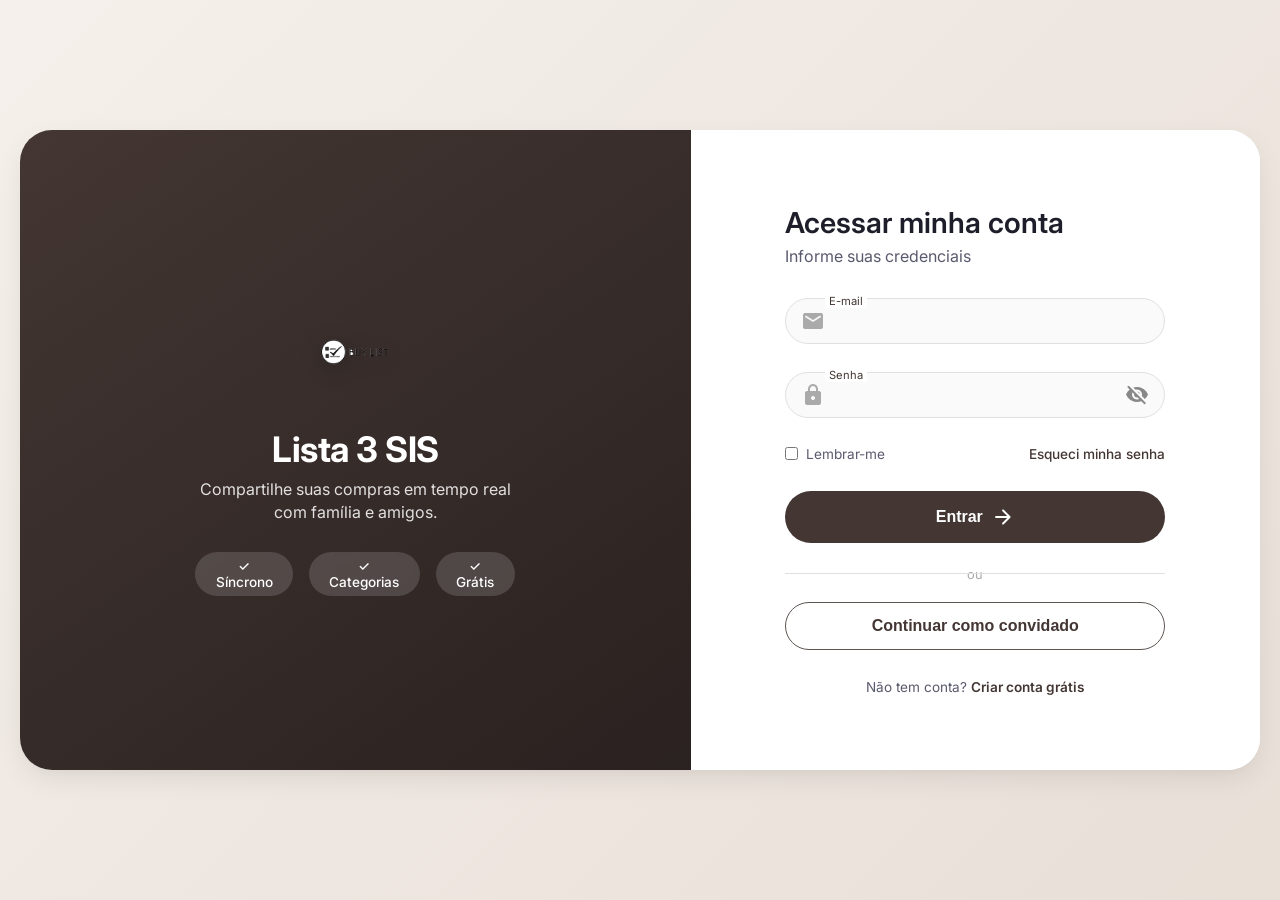
<file: index.html>
<!DOCTYPE html>
<html lang="pt-BR">
<head>
    <meta charset="UTF-8">
    <meta name="viewport" content="width=device-width, initial-scale=1.0, viewport-fit=cover">
    <title>Lista Compartilhada | 3 SIS</title>
    <link rel="shortcut icon" href="src/img/favicon.ico" type="image/x-icon">
    <link rel="manifest" href="manifest.json">
    <link href="https://fonts.googleapis.com/icon?family=Material+Icons+Round" rel="stylesheet">
    <link rel="stylesheet" href="src/css/index.css">
</head>
<body>
    <div class="app-container">
        <!-- SIDEBAR ESQUERDA -->
        <aside class="sidebar" id="sidebar">
            <div class="sidebar-header">
                <img src="src/img/Icon 512x512.png" alt="Logo" class="sidebar-logo">
                <h3>Lista 3 SIS</h3>
                <button class="close-sidebar" id="closeSidebar">✕</button>
            </div>

            <!-- Perfil do usuário -->
            <div class="user-info" id="userInfo">
                <div class="avatar" id="userAvatar">👤</div>
                <div class="user-details">
                    <span id="userName">Carregando...</span>
                    <small id="userEmail"></small>
                </div>
                <button id="logoutBtn" class="logout-icon" title="Sair">
                    <span class="material-icons-round">logout</span>
                </button>
            </div>

            <!-- Estatísticas -->
            <div class="stats-card">
                <h4>Progresso</h4>
                <div class="progress-bar">
                    <div class="progress-fill" id="progressFill"></div>
                </div>
                <div class="stats-numbers">
                    <span><strong id="totalItems">0</strong> total</span>
                    <span><strong id="completedItems">0</strong> concluídos</span>
                </div>
            </div>

            <!-- Compartilhamento -->
            <div class="share-section">
                <h4>Compartilhar lista</h4>
                <div class="share-members" id="membersList">
                    <!-- Membros serão inseridos via JS -->
                </div>
                <button id="inviteBtn" class="btn-invite">
                    <span class="material-icons-round">person_add</span>
                    Convidar pessoa
                </button>
                <div class="share-link" id="shareLinkContainer" style="display: none;">
                    <input type="text" id="shareLink" readonly>
                    <button id="copyLinkBtn">Copiar</button>
                </div>
            </div>

            <!-- Ações rápidas -->
            <div class="quick-actions">
                <button id="clearAllBtn" class="btn-danger">
                    <span class="material-icons-round">delete_sweep</span>
                    Limpar tudo
                </button>
                <button id="exportBtn" class="btn-secondary">
                    <span class="material-icons-round">download</span>
                    Exportar
                </button>
            </div>
        </aside>

        <!-- MAIN CONTENT -->
        <main class="main-content">
            <!-- Top bar -->
            <div class="top-bar">
                <button id="menuToggle" class="menu-toggle">
                    <span class="material-icons-round">menu</span>
                </button>
                <h1 class="page-title">
                    <span class="material-icons-round">shopping_cart</span>
                    Minhas Compras
                </h1>
                <div class="top-actions">
                    <button id="themeToggle" class="icon-btn" title="Tema claro/escuro">
                        <span class="material-icons-round">dark_mode</span>
                    </button>
                    <button id="refreshBtn" class="icon-btn" title="Atualizar">
                        <span class="material-icons-round">sync</span>
                    </button>
                </div>
            </div>

            <!-- Formulário de adição -->
            <div class="add-item-card">
                <div class="add-item-form">
                    <input type="text" id="inputItem" placeholder="O que você precisa comprar?" autocomplete="off">
                    <input type="number" id="inputQtd" value="1" min="1" step="1">
                    <select id="inputCat">
                        <option value="Geral">📦 Geral</option>
                        <option value="Hortifruti">🥬 Hortifruti</option>
                        <option value="Laticínios">🥛 Laticínios</option>
                        <option value="Carnes">🥩 Carnes</option>
                        <option value="Padaria">🥖 Padaria</option>
                        <option value="Bebidas">🥤 Bebidas</option>
                        <option value="Limpeza">🧼 Limpeza</option>
                        <option value="Higiene">🧴 Higiene</option>
                    </select>
                    <button id="addBtn" class="btn-add">
                        <span class="material-icons-round">add</span>
                        Adicionar
                    </button>
                </div>
            </div>

            <!-- Filtros rápidos -->
            <div class="filters-bar" id="filtersBar">
                <button class="filter-chip active" data-filter="Todos">Todos</button>
            </div>

            <!-- Lista de compras -->
            <div class="shopping-list" id="shoppingList">
                <div class="loading-state">
                    <span class="material-icons-round">shopping_bag</span>
                    <p>Carregando sua lista...</p>
                </div>
            </div>
        </main>
    </div>

    <!-- Toast notification -->
    <div id="toastMessage" class="toast-notification hidden"></div>

    <!-- Modal de convite -->
    <div id="inviteModal" class="modal hidden">
        <div class="modal-content">
            <div class="modal-header">
                <h3>Convidar para lista</h3>
                <button class="close-modal">✕</button>
            </div>
            <div class="modal-body">
                <input type="email" id="inviteEmail" placeholder="E-mail do convidado">
                <button id="sendInviteBtn">Enviar convite</button>
                <div class="divider">ou</div>
                <button id="generateLinkBtn" class="btn-outline">Gerar link de convite</button>
            </div>
        </div>
    </div>

    <script type="module" src="app.js"></script>
</body>
</html>
</file>
<file: src/css/index.css>
@import url('https://fonts.googleapis.com/css2?family=Inter:opsz,wght@14..32,300;14..32,400;14..32,500;14..32,600;14..32,700&display=swap');

:root {
    /* Cores - Light mode */
    --bg-primary: #f8f9fa;
    --bg-secondary: #ffffff;
    --bg-sidebar: #ffffff;
    --text-primary: #1a1a2e;
    --text-secondary: #6c757d;
    --border-color: #e9ecef;
    --card-shadow: 0 1px 3px rgba(0,0,0,0.05), 0 1px 2px rgba(0,0,0,0.1);
    --hover-shadow: 0 4px 12px rgba(0,0,0,0.08);
    
    /* Cores da marca */
    --primary: #433633;
    --primary-dark: #2b2321;
    --primary-light: #5C5552;
    --accent: #DECBB7;
    --success: #2e7d32;
    --danger: #d32f2f;
    --warning: #f57c00;
    
    /* Espaçamentos */
    --sidebar-width: 300px;
    --border-radius: 12px;
    --transition: all 0.3s cubic-bezier(0.4, 0, 0.2, 1);
}

/* Dark mode */
[data-theme="dark"] {
    --bg-primary: #121212;
    --bg-secondary: #1e1e2a;
    --bg-sidebar: #1e1e2a;
    --text-primary: #e4e4e7;
    --text-secondary: #a1a1aa;
    --border-color: #2d2d3a;
    --card-shadow: 0 1px 3px rgba(0,0,0,0.3);
}

* {
    margin: 0;
    padding: 0;
    box-sizing: border-box;
}

body {
    font-family: 'Inter', sans-serif;
    background: var(--bg-primary);
    color: var(--text-primary);
    overflow: hidden;
    transition: var(--transition);
}

.app-container {
    display: flex;
    height: 100vh;
    overflow: hidden;
}

/* ===== SIDEBAR ===== */
.sidebar {
    width: var(--sidebar-width);
    background: var(--bg-sidebar);
    border-right: 1px solid var(--border-color);
    display: flex;
    flex-direction: column;
    overflow-y: auto;
    transition: transform 0.3s ease;
    z-index: 100;
}

.sidebar-header {
    padding: 24px 20px;
    display: flex;
    align-items: center;
    gap: 12px;
    border-bottom: 1px solid var(--border-color);
    position: relative;
}

.sidebar-logo {
    width: 40px;
    height: 40px;
}

.sidebar-header h3 {
    font-size: 1.2rem;
    font-weight: 600;
    flex: 1;
}

.close-sidebar {
    display: none;
    background: none;
    border: none;
    font-size: 1.5rem;
    cursor: pointer;
    color: var(--text-secondary);
}

.user-info {
    padding: 20px;
    display: flex;
    align-items: center;
    gap: 12px;
    border-bottom: 1px solid var(--border-color);
    position: relative;
}

.avatar {
    width: 48px;
    height: 48px;
    background: linear-gradient(135deg, var(--primary), var(--primary-light));
    border-radius: 50%;
    display: flex;
    align-items: center;
    justify-content: center;
    font-size: 1.5rem;
    color: white;
}

.user-details {
    flex: 1;
}

.user-details span {
    font-weight: 600;
    display: block;
    font-size: 0.9rem;
}

.user-details small {
    font-size: 0.75rem;
    color: var(--text-secondary);
}

.logout-icon {
    background: none;
    border: none;
    cursor: pointer;
    color: var(--text-secondary);
    padding: 8px;
    border-radius: 8px;
    transition: var(--transition);
}

.logout-icon:hover {
    background: var(--border-color);
    color: var(--danger);
}

/* Stats card */
.stats-card {
    margin: 20px;
    padding: 16px;
    background: var(--bg-primary);
    border-radius: var(--border-radius);
}

.stats-card h4 {
    font-size: 0.85rem;
    text-transform: uppercase;
    letter-spacing: 0.5px;
    color: var(--text-secondary);
    margin-bottom: 12px;
}

.progress-bar {
    height: 8px;
    background: var(--border-color);
    border-radius: 4px;
    overflow: hidden;
    margin-bottom: 12px;
}

.progress-fill {
    height: 100%;
    background: linear-gradient(90deg, var(--primary), var(--primary-light));
    transition: width 0.3s ease;
    width: 0%;
}

.stats-numbers {
    display: flex;
    justify-content: space-between;
    font-size: 0.85rem;
}

/* Share section */
.share-section {
    padding: 20px;
    border-top: 1px solid var(--border-color);
    border-bottom: 1px solid var(--border-color);
}

.share-section h4 {
    font-size: 0.85rem;
    margin-bottom: 12px;
    color: var(--text-secondary);
}

.share-members {
    margin-bottom: 12px;
}

.member-chip {
    display: inline-flex;
    align-items: center;
    gap: 8px;
    padding: 6px 12px;
    background: var(--bg-primary);
    border-radius: 20px;
    font-size: 0.85rem;
    margin: 0 4px 8px 0;
}

.btn-invite, .btn-danger, .btn-secondary {
    width: 100%;
    padding: 10px;
    border: none;
    border-radius: var(--border-radius);
    cursor: pointer;
    font-weight: 500;
    display: flex;
    align-items: center;
    justify-content: center;
    gap: 8px;
    transition: var(--transition);
    margin-bottom: 8px;
}

.btn-invite {
    background: var(--primary);
    color: white;
}

.btn-invite:hover {
    background: var(--primary-dark);
    transform: translateY(-2px);
}

.btn-danger {
    background: var(--danger);
    color: white;
}

.btn-secondary {
    background: var(--bg-primary);
    color: var(--text-primary);
    border: 1px solid var(--border-color);
}

/* ===== MAIN CONTENT ===== */
.main-content {
    flex: 1;
    display: flex;
    flex-direction: column;
    overflow: hidden;
}

.top-bar {
    padding: 20px 24px;
    display: flex;
    align-items: center;
    gap: 16px;
    border-bottom: 1px solid var(--border-color);
    background: var(--bg-secondary);
}

.menu-toggle {
    display: none;
    background: none;
    border: none;
    cursor: pointer;
    padding: 8px;
    border-radius: 8px;
}

.page-title {
    flex: 1;
    display: flex;
    align-items: center;
    gap: 8px;
    font-size: 1.3rem;
    font-weight: 600;
}

.top-actions {
    display: flex;
    gap: 8px;
}

.icon-btn {
    background: none;
    border: none;
    cursor: pointer;
    padding: 8px;
    border-radius: 8px;
    display: flex;
    align-items: center;
    transition: var(--transition);
}

.icon-btn:hover {
    background: var(--border-color);
}

/* Add item card */
.add-item-card {
    padding: 20px 24px;
    background: var(--bg-secondary);
    border-bottom: 1px solid var(--border-color);
}

.add-item-form {
    display: grid;
    grid-template-columns: 1fr auto auto auto;
    gap: 12px;
    align-items: center;
}

.add-item-form input,
.add-item-form select {
    padding: 10px 12px;
    border: 1px solid var(--border-color);
    border-radius: var(--border-radius);
    background: var(--bg-primary);
    color: var(--text-primary);
    font-family: 'Inter', sans-serif;
    transition: var(--transition);
}

.add-item-form input:focus,
.add-item-form select:focus {
    outline: none;
    border-color: var(--primary);
    box-shadow: 0 0 0 3px rgba(67, 54, 51, 0.1);
}

.btn-add {
    padding: 10px 20px;
    background: var(--primary);
    color: white;
    border: none;
    border-radius: var(--border-radius);
    cursor: pointer;
    display: flex;
    align-items: center;
    gap: 8px;
    font-weight: 500;
    transition: var(--transition);
}

.btn-add:hover {
    background: var(--primary-dark);
    transform: translateY(-2px);
}

/* Filters bar */
.filters-bar {
    padding: 16px 24px;
    display: flex;
    gap: 8px;
    overflow-x: auto;
    background: var(--bg-secondary);
    border-bottom: 1px solid var(--border-color);
}

.filter-chip {
    padding: 6px 16px;
    background: var(--bg-primary);
    border: 1px solid var(--border-color);
    border-radius: 20px;
    cursor: pointer;
    transition: var(--transition);
    white-space: nowrap;
    font-size: 0.85rem;
}

.filter-chip.active {
    background: var(--primary);
    color: white;
    border-color: var(--primary);
}

/* Shopping list */
.shopping-list {
    flex: 1;
    overflow-y: auto;
    padding: 24px;
}

/* Category groups */
.category-group {
    margin-bottom: 24px;
}

.category-title {
    font-size: 0.85rem;
    font-weight: 600;
    text-transform: uppercase;
    letter-spacing: 0.5px;
    color: var(--text-secondary);
    margin-bottom: 12px;
    display: flex;
    align-items: center;
    gap: 8px;
}

.category-title::after {
    content: '';
    flex: 1;
    height: 1px;
    background: var(--border-color);
}

/* Item card */
.item-card {
    background: var(--bg-secondary);
    border-radius: var(--border-radius);
    padding: 12px 16px;
    margin-bottom: 8px;
    display: flex;
    align-items: center;
    gap: 12px;
    transition: var(--transition);
    cursor: move;
    border: 1px solid var(--border-color);
}

.item-card:hover {
    transform: translateX(4px);
    box-shadow: var(--hover-shadow);
}

.item-card.dragging {
    opacity: 0.5;
    cursor: grabbing;
}

.item-checkbox {
    width: 24px;
    height: 24px;
    border: 2px solid var(--border-color);
    border-radius: 6px;
    cursor: pointer;
    display: flex;
    align-items: center;
    justify-content: center;
    transition: var(--transition);
    background: var(--bg-primary);
}

.item-checkbox.checked {
    background: var(--success);
    border-color: var(--success);
}

.item-checkbox.checked::after {
    content: '✓';
    color: white;
    font-size: 14px;
}

.item-content {
    flex: 1;
}

.item-name {
    font-weight: 500;
    margin-bottom: 4px;
}

.item-card.completed .item-name {
    text-decoration: line-through;
    color: var(--text-secondary);
}

.item-meta {
    display: flex;
    gap: 12px;
    font-size: 0.75rem;
    color: var(--text-secondary);
}

.item-quantity {
    background: var(--primary-light);
    color: white;
    padding: 2px 8px;
    border-radius: 12px;
    font-size: 0.7rem;
    font-weight: 600;
}

.item-actions {
    display: flex;
    gap: 4px;
}

.item-actions button {
    background: none;
    border: none;
    cursor: pointer;
    padding: 6px;
    border-radius: 6px;
    transition: var(--transition);
    color: var(--text-secondary);
}

.item-actions button:hover {
    background: var(--border-color);
}

.delete-btn:hover {
    color: var(--danger);
}

/* Loading state */
.loading-state {
    text-align: center;
    padding: 60px 20px;
    color: var(--text-secondary);
}

/* Toast notification */
.toast-notification {
    position: fixed;
    bottom: 24px;
    right: 24px;
    background: var(--bg-secondary);
    color: var(--text-primary);
    padding: 12px 20px;
    border-radius: var(--border-radius);
    box-shadow: 0 4px 12px rgba(0,0,0,0.15);
    z-index: 1000;
    animation: slideIn 0.3s ease;
    border-left: 4px solid var(--success);
}

.toast-notification.error {
    border-left-color: var(--danger);
}

.toast-notification.hidden {
    display: none;
}

/* Modal */
.modal {
    position: fixed;
    top: 0;
    left: 0;
    right: 0;
    bottom: 0;
    background: rgba(0,0,0,0.5);
    display: flex;
    align-items: center;
    justify-content: center;
    z-index: 2000;
}

.modal.hidden {
    display: none;
}

.modal-content {
    background: var(--bg-secondary);
    border-radius: var(--border-radius);
    width: 90%;
    max-width: 400px;
    animation: modalSlideIn 0.3s ease;
}

.modal-header {
    padding: 20px;
    border-bottom: 1px solid var(--border-color);
    display: flex;
    justify-content: space-between;
    align-items: center;
}

.modal-body {
    padding: 20px;
}

.modal-body input {
    width: 100%;
    padding: 10px;
    border: 1px solid var(--border-color);
    border-radius: var(--border-radius);
    margin-bottom: 12px;
    background: var(--bg-primary);
    color: var(--text-primary);
}

/* Animations */
@keyframes slideIn {
    from {
        transform: translateX(100%);
        opacity: 0;
    }
    to {
        transform: translateX(0);
        opacity: 1;
    }
}

@keyframes modalSlideIn {
    from {
        transform: translateY(-50px);
        opacity: 0;
    }
    to {
        transform: translateY(0);
        opacity: 1;
    }
}

/* Responsive */
@media (max-width: 768px) {
    .sidebar {
        position: fixed;
        transform: translateX(-100%);
        height: 100%;
        z-index: 1000;
    }
    
    .sidebar.open {
        transform: translateX(0);
    }
    
    .close-sidebar {
        display: block;
    }
    
    .menu-toggle {
        display: block;
    }
    
    .add-item-form {
        grid-template-columns: 1fr;
    }
    
    .top-bar {
        padding: 12px 16px;
    }
    
    .shopping-list {
        padding: 16px;
    }
}

/* Scrollbar styling */
::-webkit-scrollbar {
    width: 8px;
    height: 8px;
}

::-webkit-scrollbar-track {
    background: var(--bg-primary);
}

::-webkit-scrollbar-thumb {
    background: var(--border-color);
    border-radius: 4px;
}

::-webkit-scrollbar-thumb:hover {
    background: var(--text-secondary);
}
</file>
<file: src/css/login.css>
@import url('https://fonts.googleapis.com/css2?family=Inter:opsz,wght@14..32,300;14..32,400;14..32,500;14..32,600;14..32,700&display=swap');

:root {
    --cor-primaria: #433633;
    --cor-primaria-light: #5C5552;
    --cor-accent: #DECBB7;
    --cor-bg-light: #F7F0F5;
    --cor-branco: #ffffff;
    --cor-erro: #d32f2f;
    --cor-sucesso: #2e7d32;
    --cor-texto: #1e1e2a;
    --cor-texto-sec: #5a5a6e;
    --sombra-md: 0 10px 30px -5px rgba(0, 0, 0, 0.1), 0 8px 10px -6px rgba(0, 0, 0, 0.02);
    --raio-md: 28px;
    --raio-card: 32px;
    --transition: all 0.25s cubic-bezier(0.2, 0.9, 0.4, 1.1);
}

* {
    margin: 0;
    padding: 0;
    box-sizing: border-box;
}

body {
    font-family: 'Inter', sans-serif;
    background: linear-gradient(135deg, #f5f0eb 0%, #e8dfd7 100%);
    min-height: 100vh;
    display: flex;
    align-items: center;
    justify-content: center;
}

.split-layout {
    display: flex;
    width: 100%;
    max-width: 1280px;
    min-height: 640px;
    background: var(--cor-branco);
    border-radius: var(--raio-card);
    box-shadow: var(--sombra-md);
    overflow: hidden;
    margin: 20px;
}

/* Lado hero */
.hero-section {
    flex: 1.2;
    background: linear-gradient(145deg, var(--cor-primaria) 0%, #2a2220 100%);
    color: white;
    display: flex;
    align-items: center;
    justify-content: center;
    padding: 2rem;
}

.hero-content {
    text-align: center;
    max-width: 320px;
}

.hero-logo {
    width: 96px;
    height: auto;
    margin-bottom: 1.5rem;
    filter: drop-shadow(0 4px 10px rgba(0,0,0,0.2));
}

.hero-content h1 {
    font-size: 2.2rem;
    font-weight: 700;
    letter-spacing: -0.5px;
    margin-bottom: 0.5rem;
}

.hero-content p {
    font-size: 1rem;
    line-height: 1.4;
    opacity: 0.85;
    margin-bottom: 1.8rem;
}

.hero-stats {
    display: flex;
    gap: 1rem;
    justify-content: center;
    font-size: 0.85rem;
    font-weight: 500;
}

.hero-stats span {
    background: rgba(255,255,255,0.15);
    padding: 6px 14px;
    border-radius: 40px;
    backdrop-filter: blur(2px);
}

/* Lado formulário */
.form-section {
    flex: 1;
    display: flex;
    align-items: center;
    justify-content: center;
    background: var(--cor-branco);
    padding: 2rem;
}

.form-card {
    width: 100%;
    max-width: 380px;
}

.form-header {
    margin-bottom: 2rem;
}

.form-header h2 {
    font-size: 1.8rem;
    font-weight: 600;
    color: var(--cor-texto);
}

.form-header p {
    color: var(--cor-texto-sec);
    margin-top: 6px;
}

/* Float Label + ícones */
.input-group {
    position: relative;
    margin-bottom: 1.75rem;
}

.float-label input {
    width: 100%;
    padding: 1rem 2.5rem 0.5rem 2.5rem;
    font-size: 1rem;
    border: 1.5px solid #e0e0e0;
    border-radius: 48px;
    background: #fafafa;
    transition: var(--transition);
    outline: none;
    font-family: 'Inter', monospace;
}

.float-label input:focus {
    border-color: var(--cor-primaria);
    background: white;
    box-shadow: 0 0 0 3px rgba(67, 54, 51, 0.1);
}

.float-label label {
    position: absolute;
    left: 2.5rem;
    top: 50%;
    transform: translateY(-50%);
    background: transparent;
    padding: 0 4px;
    color: #8a8a9a;
    pointer-events: none;
    transition: var(--transition);
    font-size: 1rem;
}

.float-label input:focus ~ label,
.float-label input:not(:placeholder-shown) ~ label {
    top: 0.2rem;
    font-size: 0.7rem;
    background: white;
    color: var(--cor-primaria);
}

.input-icon {
    position: absolute;
    left: 1rem;
    top: 50%;
    transform: translateY(-50%);
    font-size: 1.2rem;
    color: #aaa;
}

.toggle-password {
    position: absolute;
    right: 1rem;
    top: 50%;
    transform: translateY(-50%);
    background: none;
    border: none;
    cursor: pointer;
    display: flex;
    color: #888;
}

/* Checkbox e opções */
.form-options {
    display: flex;
    justify-content: space-between;
    align-items: center;
    margin: 1rem 0 1.8rem;
    font-size: 0.85rem;
}

.checkbox-container {
    display: flex;
    align-items: center;
    gap: 8px;
    cursor: pointer;
    color: var(--cor-texto-sec);
}

.forgot-link {
    color: var(--cor-primaria);
    text-decoration: none;
    font-weight: 500;
}

/* Botões */
.btn-primary, .btn-outline {
    width: 100%;
    padding: 0.9rem;
    border-radius: 48px;
    font-weight: 600;
    font-size: 1rem;
    display: flex;
    align-items: center;
    justify-content: center;
    gap: 8px;
    cursor: pointer;
    transition: var(--transition);
    border: none;
}

.btn-primary {
    background: var(--cor-primaria);
    color: white;
    margin-bottom: 1rem;
}

.btn-primary:hover {
    background: #2b2321;
    transform: scale(0.98);
}

.btn-outline {
    background: transparent;
    border: 1.5px solid var(--cor-primaria-light);
    color: var(--cor-primaria);
}

.btn-outline:hover {
    background: #f3efec;
}

.divider {
    text-align: center;
    margin: 1.2rem 0;
    position: relative;
}

.divider span {
    background: white;
    padding: 0 12px;
    color: #aaa;
    font-size: 0.8rem;
}

.divider::before {
    content: '';
    position: absolute;
    left: 0;
    top: 50%;
    width: 100%;
    height: 1px;
    background: #e0e0e0;
    z-index: 0;
}

.signup-prompt {
    text-align: center;
    margin-top: 1.8rem;
    font-size: 0.85rem;
    color: var(--cor-texto-sec);
}

.signup-prompt a {
    color: var(--cor-primaria);
    font-weight: 600;
    text-decoration: none;
}

/* Toast notification */
.toast {
    position: fixed;
    bottom: 24px;
    left: 50%;
    transform: translateX(-50%);
    background: #1e1e2a;
    color: white;
    padding: 10px 24px;
    border-radius: 48px;
    font-size: 0.85rem;
    box-shadow: var(--sombra-md);
    z-index: 1000;
    transition: opacity 0.2s;
}

.toast.hidden {
    opacity: 0;
    visibility: hidden;
}

/* responsivo */
@media (max-width: 800px) {
    .split-layout {
        flex-direction: column;
        max-width: 480px;
    }
    .hero-section {
        padding: 2rem 1rem;
    }
    .hero-stats {
        flex-wrap: wrap;
    }
}
</file>
